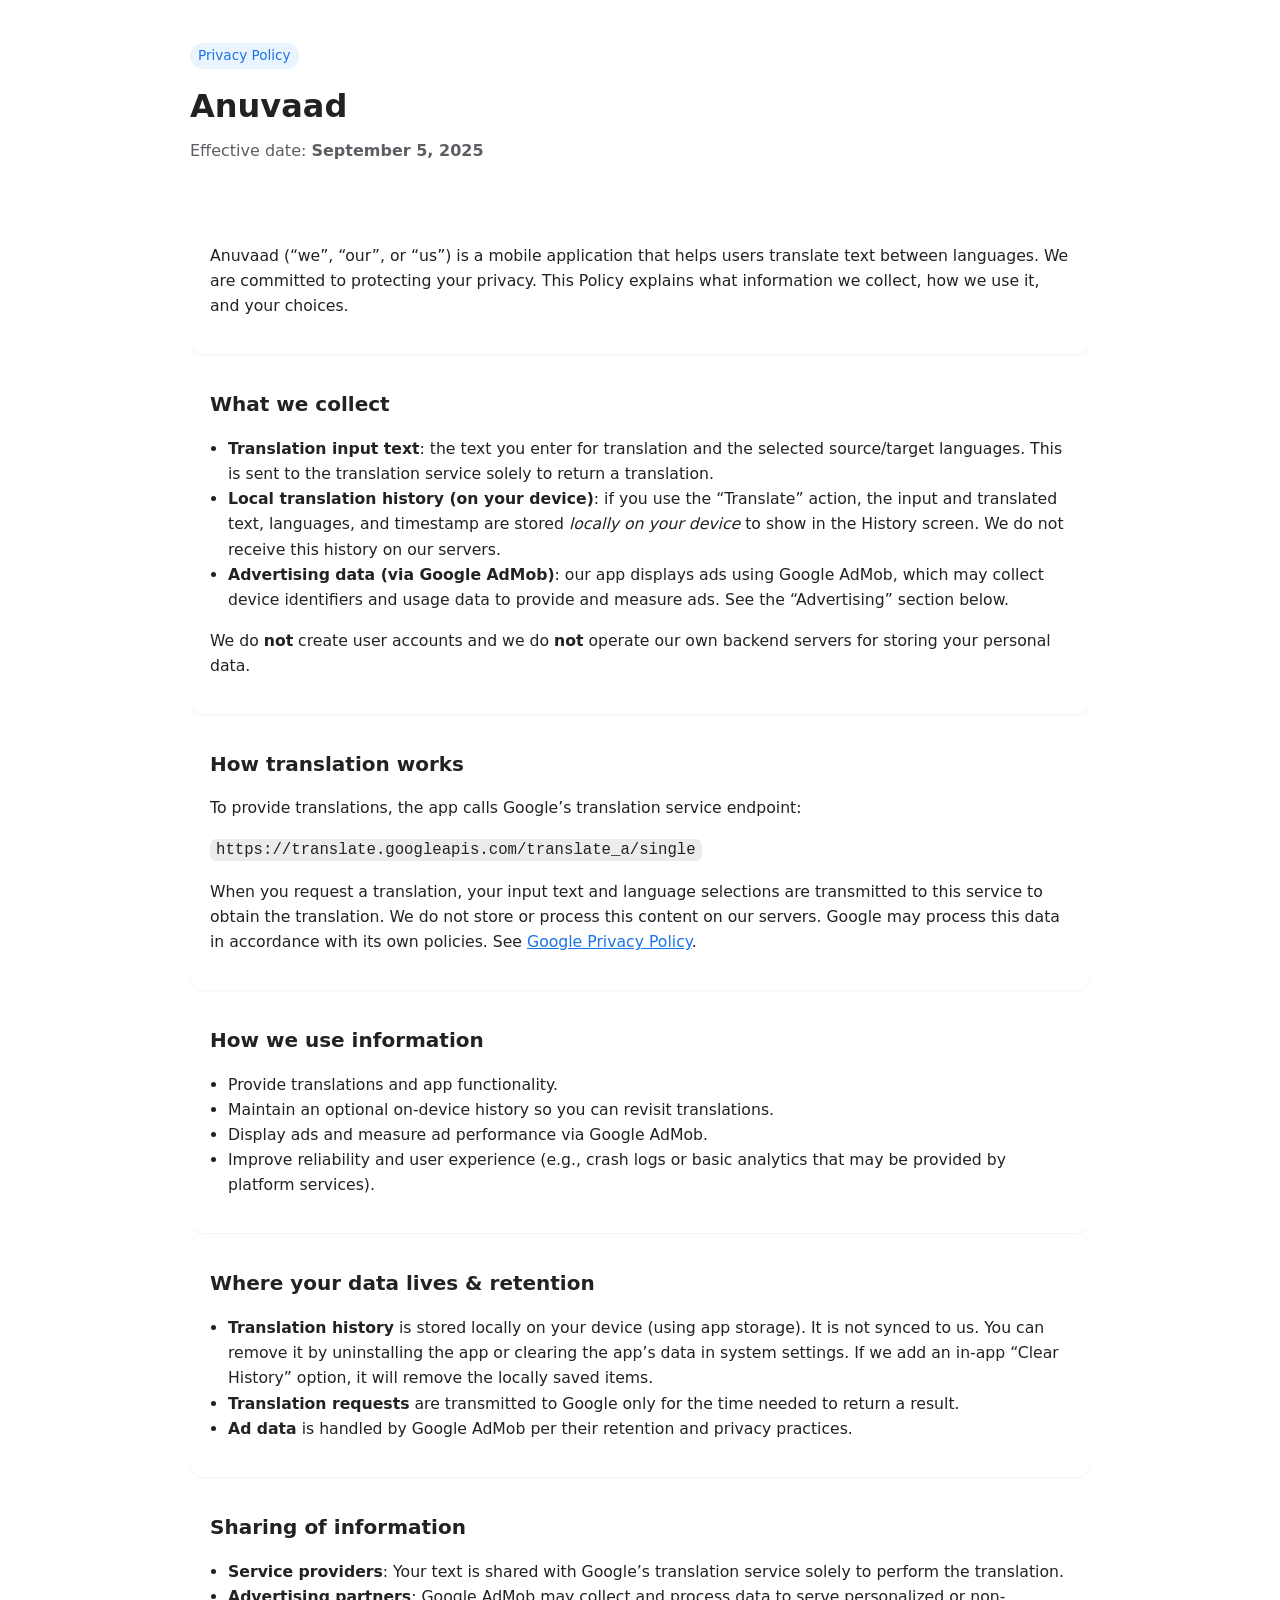
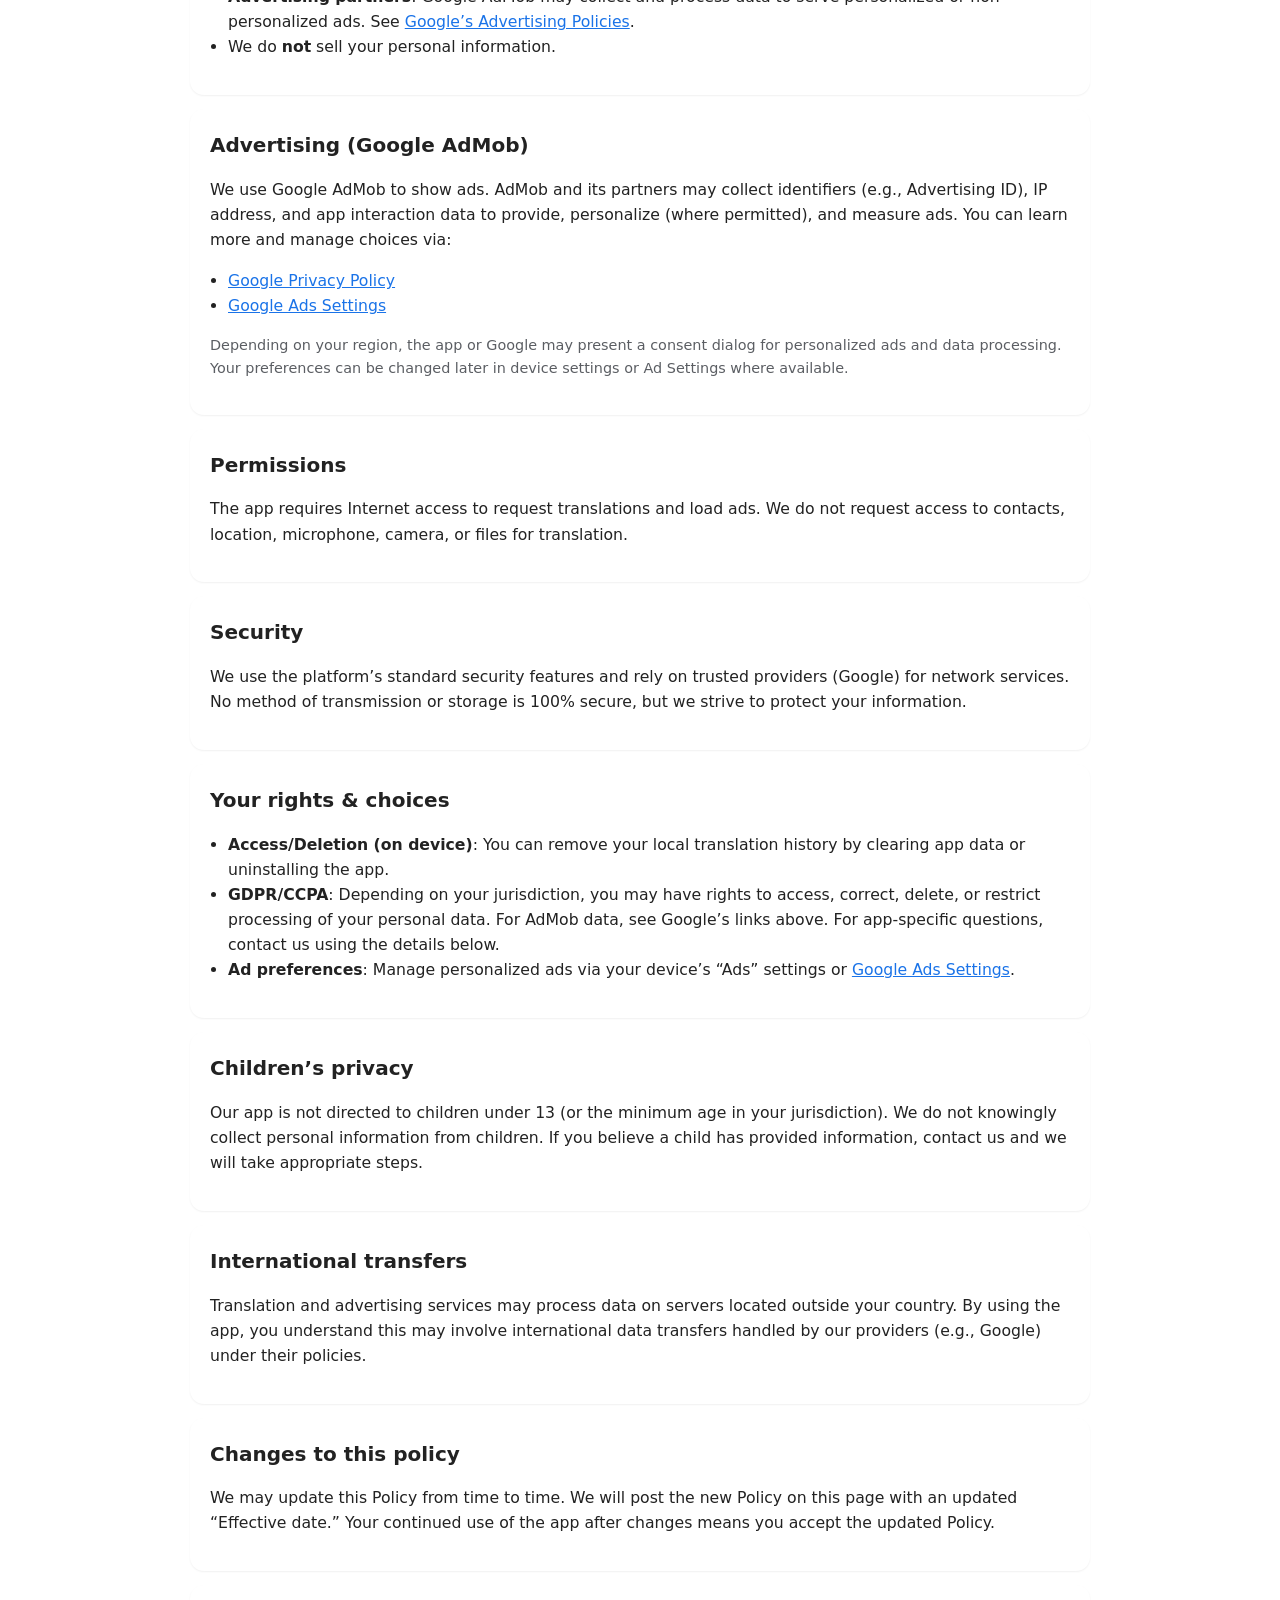
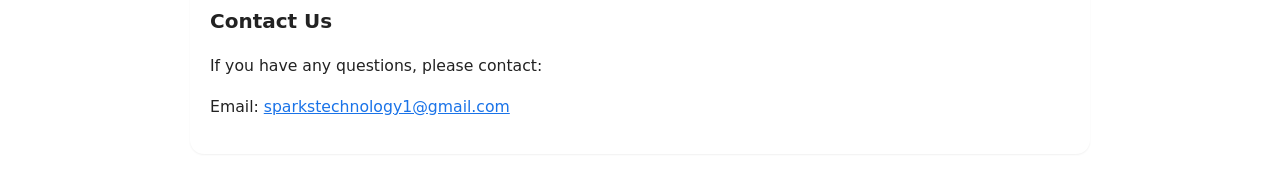
<file: anuvaad-privacy.html>
<!DOCTYPE html>
<html lang="en">
<head>
    <meta charset="utf-8" />
    <title>Privacy Policy – Anuvaad</title>
    <meta name="viewport" content="width=device-width, initial-scale=1" />
    <meta name="color-scheme" content="light dark">
    <style>
        :root {
            --bg: #0b0c10;
            --card: #12141a;
            --text: #e6e6e6;
            --muted: #a7aab0;
            --brand: #4da3ff;
            --ok: #3ddc97;
            --warn: #ffc857;
            --danger: #ff6b6b;
            --link: #8ab4f8;
        }
        @media (prefers-color-scheme: light) {
            :root {
                --bg: #ffffff;
                --card: #ffffff;
                --text: #222222;
                --muted: #5b5e63;
                --brand: #1a73e8;
                --ok: #0f9d58;
                --warn: #fbbc05;
                --danger: #d93025;
                --link: #1a73e8;
            }
        }
        html, body {
            margin: 0; padding: 0; background: var(--bg); color: var(--text);
            font-family: system-ui, -apple-system, Segoe UI, Roboto, Ubuntu, Cantarell, Noto Sans, Arial, "Apple Color Emoji", "Segoe UI Emoji", "Noto Color Emoji";
            line-height: 1.6;
        }
        .wrap { max-width: 900px; margin: 0 auto; padding: 24px; }
        header { padding: 18px 0 8px; }
        h1 { font-size: 2rem; margin: 0 0 6px; }
        .subtitle { color: var(--muted); margin-bottom: 22px; }
        section { background: var(--card); border-radius: 14px; padding: 20px; margin: 14px 0; box-shadow: 0 1px 2px rgb(0 0 0 / 6%); }
        h2 { margin: 0 0 12px; font-size: 1.25rem; }
        p, li { font-size: 0.98rem; }
        a { color: var(--link); text-decoration: underline; }
        .kicker { display: inline-block; font-size: 0.85rem; padding: 2px 8px; border-radius: 999px; background: rgba(77,163,255,.12); color: var(--brand); margin-bottom: 12px; }
        .list { padding-left: 18px; }
        .note { font-size: .9rem; color: var(--muted); }
        footer { color: var(--muted); font-size: .9rem; padding: 16px 0 40px; }
        code { background: rgba(127,127,127,.15); padding: 2px 6px; border-radius: 6px; font-family: ui-monospace, SFMono-Regular, Menlo, Consolas, "Liberation Mono", monospace; }
    </style>
</head>
<body>
<div class="wrap">
    <header>
        <span class="kicker">Privacy Policy</span>
        <h1>Anuvaad</h1>
        <div class="subtitle">Effective date: <strong>September 5, 2025</strong></div>
    </header>

    <section>
        <p>Anuvaad (“we”, “our”, or “us”) is a mobile application that helps users translate text between languages. We are committed to protecting your privacy. This Policy explains what information we collect, how we use it, and your choices.</p>
    </section>

    <section>
        <h2>What we collect</h2>
        <ul class="list">
            <li><strong>Translation input text</strong>: the text you enter for translation and the selected source/target languages. This is sent to the translation service solely to return a translation.</li>
            <li><strong>Local translation history (on your device)</strong>: if you use the “Translate” action, the input and translated text, languages, and timestamp are stored <em>locally on your device</em> to show in the History screen. We do not receive this history on our servers.</li>
            <li><strong>Advertising data (via Google AdMob)</strong>: our app displays ads using Google AdMob, which may collect device identifiers and usage data to provide and measure ads. See the “Advertising” section below.</li>
        </ul>
        <p>We do <strong>not</strong> create user accounts and we do <strong>not</strong> operate our own backend servers for storing your personal data.</p>
    </section>

    <section>
        <h2>How translation works</h2>
        <p>To provide translations, the app calls Google’s translation service endpoint:</p>
        <p><code>https://translate.googleapis.com/translate_a/single</code></p>
        <p>When you request a translation, your input text and language selections are transmitted to this service to obtain the translation. We do not store or process this content on our servers. Google may process this data in accordance with its own policies. See <a href="https://policies.google.com/privacy" rel="noopener" target="_blank">Google Privacy Policy</a>.</p>
    </section>

    <section>
        <h2>How we use information</h2>
        <ul class="list">
            <li>Provide translations and app functionality.</li>
            <li>Maintain an optional on-device history so you can revisit translations.</li>
            <li>Display ads and measure ad performance via Google AdMob.</li>
            <li>Improve reliability and user experience (e.g., crash logs or basic analytics that may be provided by platform services).</li>
        </ul>
    </section>

    <section>
        <h2>Where your data lives & retention</h2>
        <ul class="list">
            <li><strong>Translation history</strong> is stored locally on your device (using app storage). It is not synced to us. You can remove it by uninstalling the app or clearing the app’s data in system settings. If we add an in-app “Clear History” option, it will remove the locally saved items.</li>
            <li><strong>Translation requests</strong> are transmitted to Google only for the time needed to return a result.</li>
            <li><strong>Ad data</strong> is handled by Google AdMob per their retention and privacy practices.</li>
        </ul>
    </section>

    <section>
        <h2>Sharing of information</h2>
        <ul class="list">
            <li><strong>Service providers</strong>: Your text is shared with Google’s translation service solely to perform the translation.</li>
            <li><strong>Advertising partners</strong>: Google AdMob may collect and process data to serve personalized or non-personalized ads. See <a href="https://policies.google.com/technologies/ads" rel="noopener" target="_blank">Google’s Advertising Policies</a>.</li>
            <li>We do <strong>not</strong> sell your personal information.</li>
        </ul>
    </section>

    <section>
        <h2>Advertising (Google AdMob)</h2>
        <p>We use Google AdMob to show ads. AdMob and its partners may collect identifiers (e.g., Advertising ID), IP address, and app interaction data to provide, personalize (where permitted), and measure ads. You can learn more and manage choices via:</p>
        <ul class="list">
            <li><a href="https://policies.google.com/privacy" rel="noopener" target="_blank">Google Privacy Policy</a></li>
            <li><a href="https://adssettings.google.com" rel="noopener" target="_blank">Google Ads Settings</a></li>
        </ul>
        <p class="note">Depending on your region, the app or Google may present a consent dialog for personalized ads and data processing. Your preferences can be changed later in device settings or Ad Settings where available.</p>
    </section>

    <section>
        <h2>Permissions</h2>
        <p>The app requires Internet access to request translations and load ads. We do not request access to contacts, location, microphone, camera, or files for translation.</p>
    </section>

    <section>
        <h2>Security</h2>
        <p>We use the platform’s standard security features and rely on trusted providers (Google) for network services. No method of transmission or storage is 100% secure, but we strive to protect your information.</p>
    </section>

    <section>
        <h2>Your rights & choices</h2>
        <ul class="list">
            <li><strong>Access/Deletion (on device)</strong>: You can remove your local translation history by clearing app data or uninstalling the app.</li>
            <li><strong>GDPR/CCPA</strong>: Depending on your jurisdiction, you may have rights to access, correct, delete, or restrict processing of your personal data. For AdMob data, see Google’s links above. For app-specific questions, contact us using the details below.</li>
            <li><strong>Ad preferences</strong>: Manage personalized ads via your device’s “Ads” settings or <a href="https://adssettings.google.com" target="_blank" rel="noopener">Google Ads Settings</a>.</li>
        </ul>
    </section>

    <section>
        <h2>Children’s privacy</h2>
        <p>Our app is not directed to children under 13 (or the minimum age in your jurisdiction). We do not knowingly collect personal information from children. If you believe a child has provided information, contact us and we will take appropriate steps.</p>
    </section>

    <section>
        <h2>International transfers</h2>
        <p>Translation and advertising services may process data on servers located outside your country. By using the app, you understand this may involve international data transfers handled by our providers (e.g., Google) under their policies.</p>
    </section>

    <section>
        <h2>Changes to this policy</h2>
        <p>We may update this Policy from time to time. We will post the new Policy on this page with an updated “Effective date.” Your continued use of the app after changes means you accept the updated Policy.</p>
    </section>

    <section>
        <h2>Contact Us</h2>
        <p>If you have any questions, please contact:</p>
        <p>Email: <a href="mailto:sparkstechnology1@gmail.com">sparkstechnology1@gmail.com</a></p>
    </section>
</div>
</body>
</html>
</file>
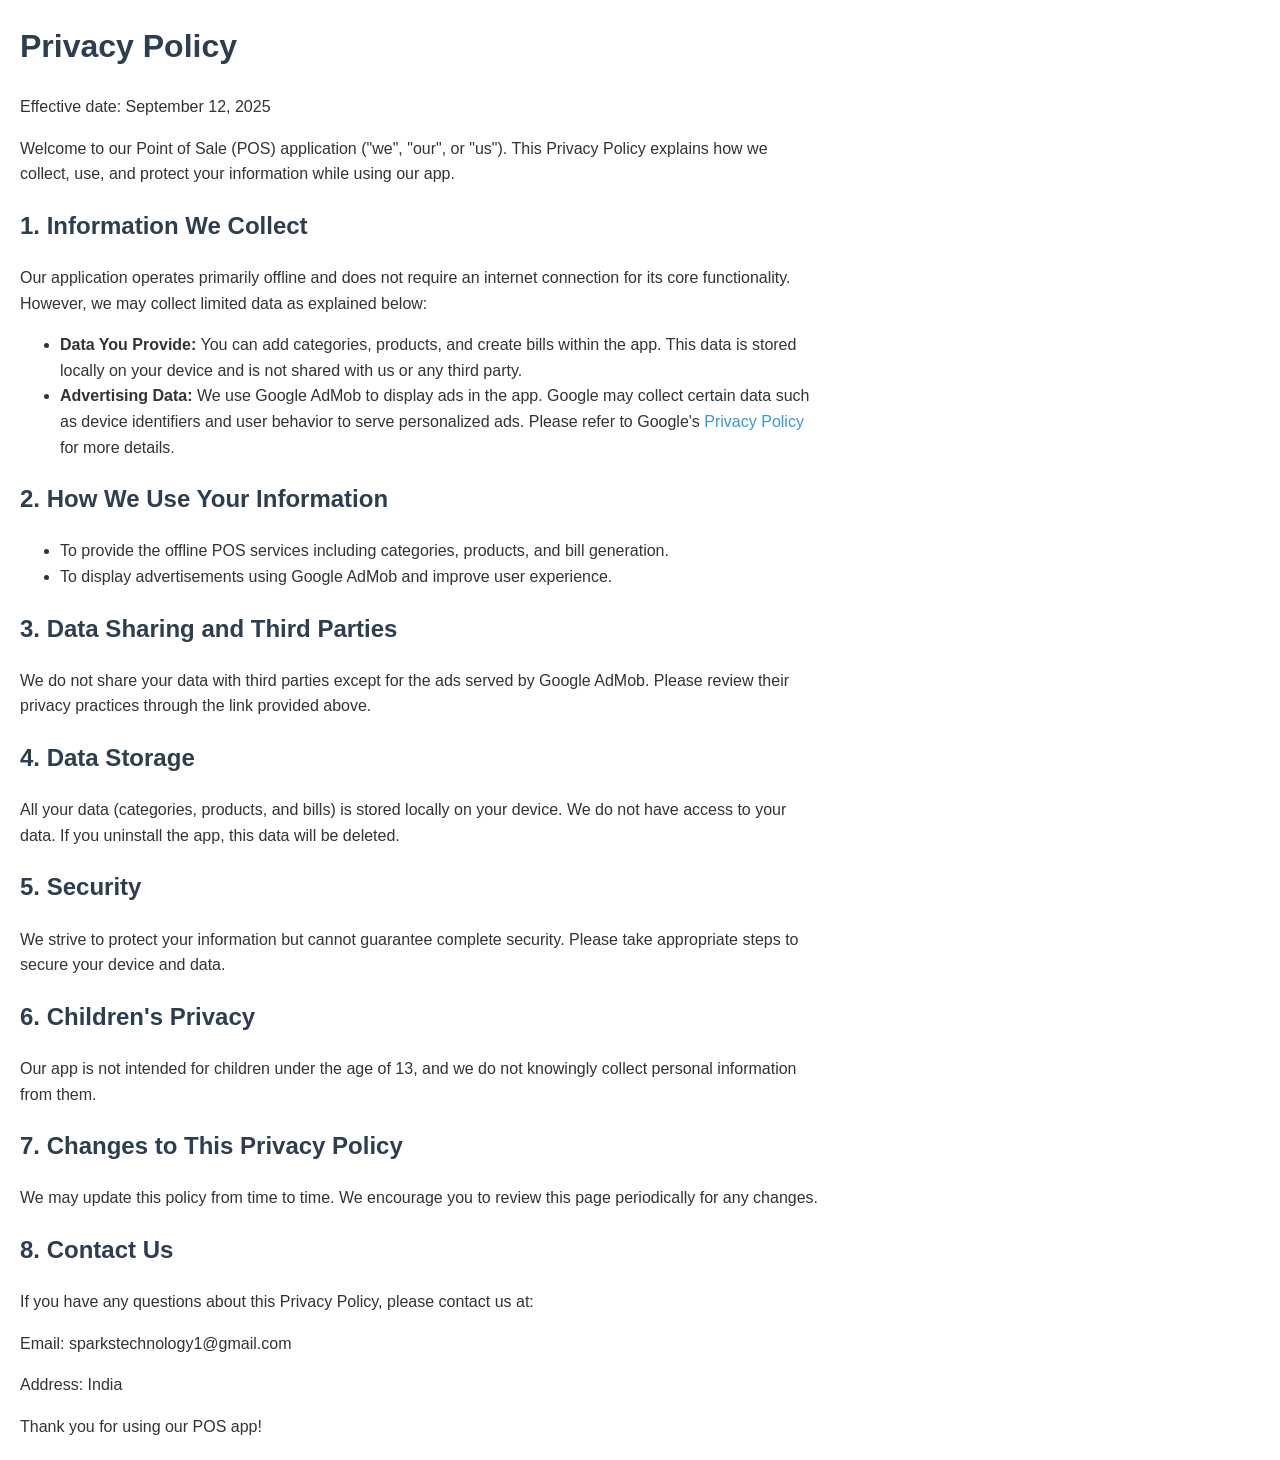
<file: easypos-privacy-policy.html>
<!DOCTYPE html>
<html lang="en">
<head>
    <meta charset="UTF-8" />
    <meta name="viewport" content="width=device-width, initial-scale=1.0"/>
    <title>Privacy Policy</title>
    <style>
        body {
            font-family: Arial, sans-serif;
            line-height: 1.6;
            margin: 20px;
            max-width: 800px;
            color: #333;
        }
        h1, h2 {
            color: #2c3e50;
        }
        a {
            color: #3498db;
            text-decoration: none;
        }
        a:hover {
            text-decoration: underline;
        }
    </style>
</head>
<body>
<h1>Privacy Policy</h1>
<p>Effective date: September 12, 2025</p>

<p>Welcome to our Point of Sale (POS) application ("we", "our", or "us"). This Privacy Policy explains how we collect, use, and protect your information while using our app.</p>

<h2>1. Information We Collect</h2>
<p>Our application operates primarily offline and does not require an internet connection for its core functionality. However, we may collect limited data as explained below:</p>
<ul>
    <li><strong>Data You Provide:</strong> You can add categories, products, and create bills within the app. This data is stored locally on your device and is not shared with us or any third party.</li>
    <li><strong>Advertising Data:</strong> We use Google AdMob to display ads in the app. Google may collect certain data such as device identifiers and user behavior to serve personalized ads. Please refer to Google's <a href="https://policies.google.com/privacy" target="_blank">Privacy Policy</a> for more details.</li>
</ul>

<h2>2. How We Use Your Information</h2>
<ul>
    <li>To provide the offline POS services including categories, products, and bill generation.</li>
    <li>To display advertisements using Google AdMob and improve user experience.</li>
</ul>

<h2>3. Data Sharing and Third Parties</h2>
<p>We do not share your data with third parties except for the ads served by Google AdMob. Please review their privacy practices through the link provided above.</p>

<h2>4. Data Storage</h2>
<p>All your data (categories, products, and bills) is stored locally on your device. We do not have access to your data. If you uninstall the app, this data will be deleted.</p>

<h2>5. Security</h2>
<p>We strive to protect your information but cannot guarantee complete security. Please take appropriate steps to secure your device and data.</p>

<h2>6. Children's Privacy</h2>
<p>Our app is not intended for children under the age of 13, and we do not knowingly collect personal information from them.</p>

<h2>7. Changes to This Privacy Policy</h2>
<p>We may update this policy from time to time. We encourage you to review this page periodically for any changes.</p>

<h2>8. Contact Us</h2>
<p>If you have any questions about this Privacy Policy, please contact us at:</p>
<p>Email: sparkstechnology1@gmail.com</p>
<p>Address: India</p>


<p>Thank you for using our POS app!</p>
</body>
</html>
</file>
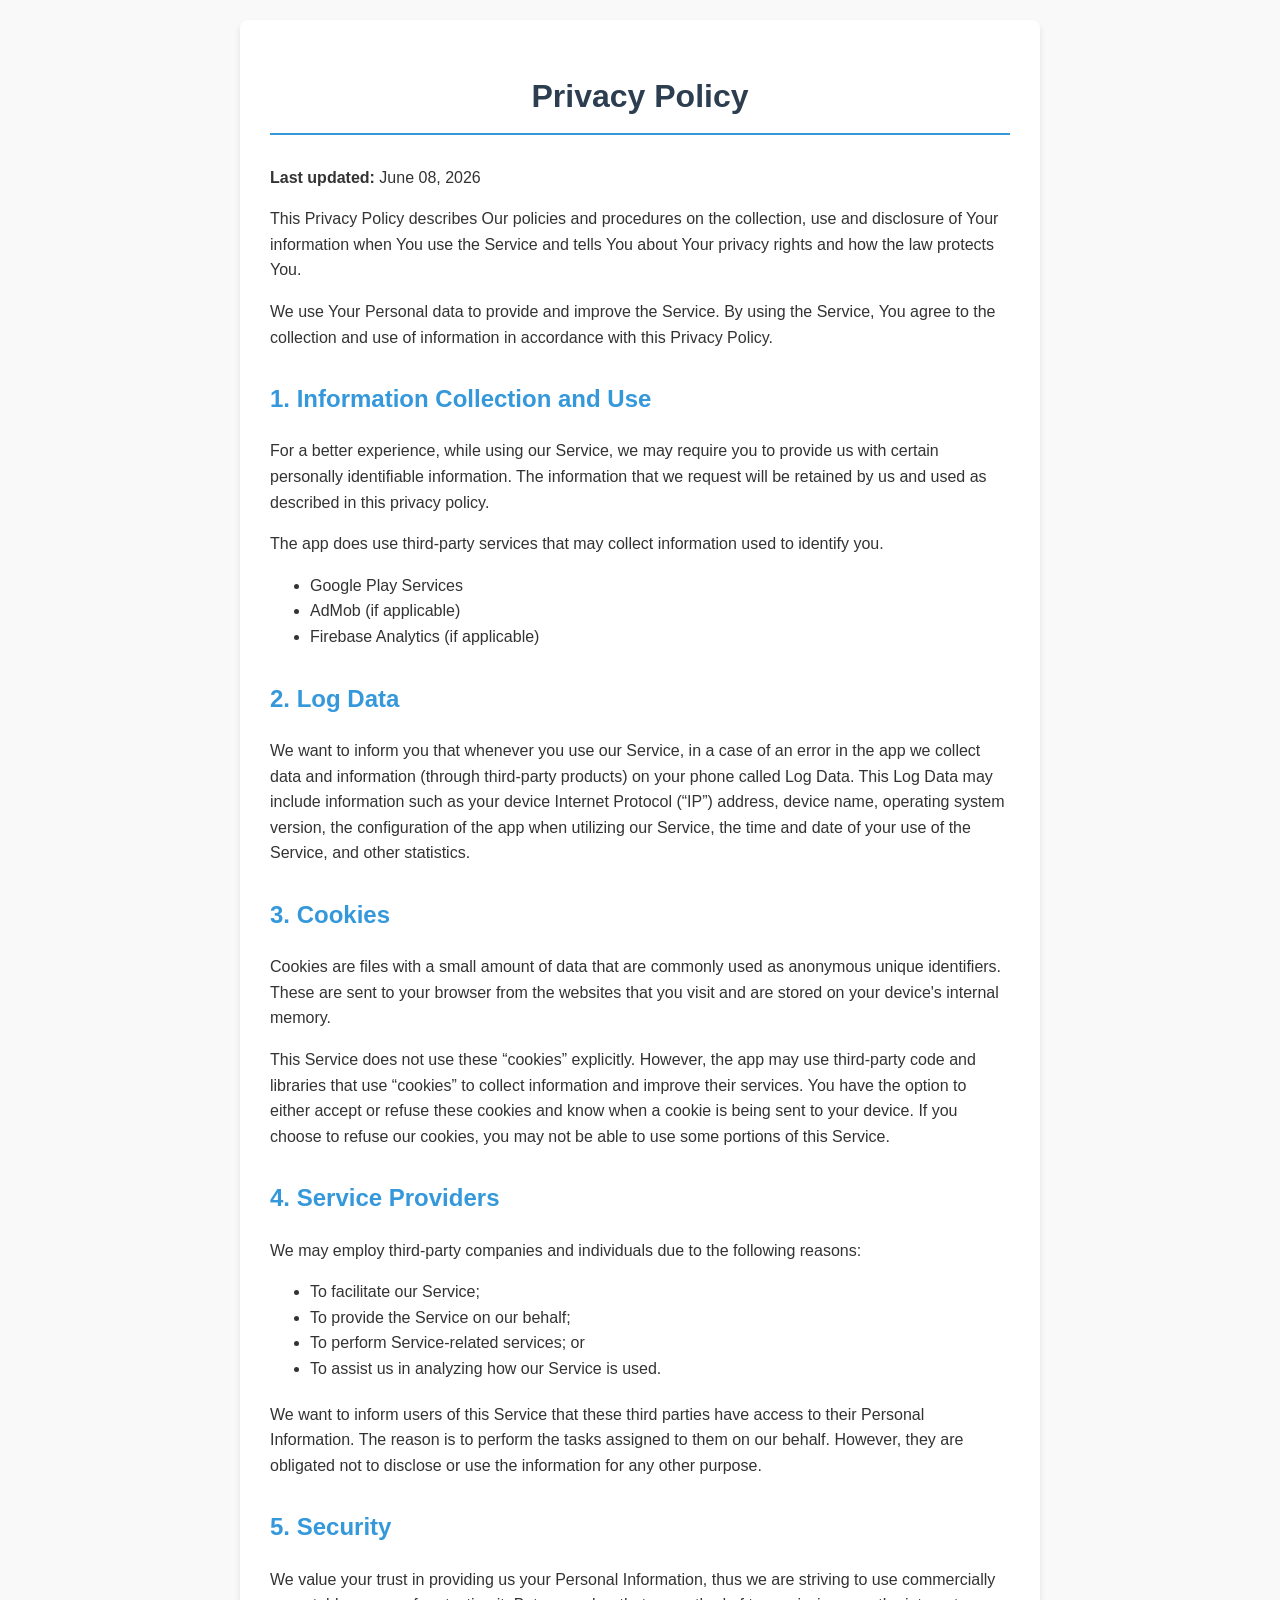
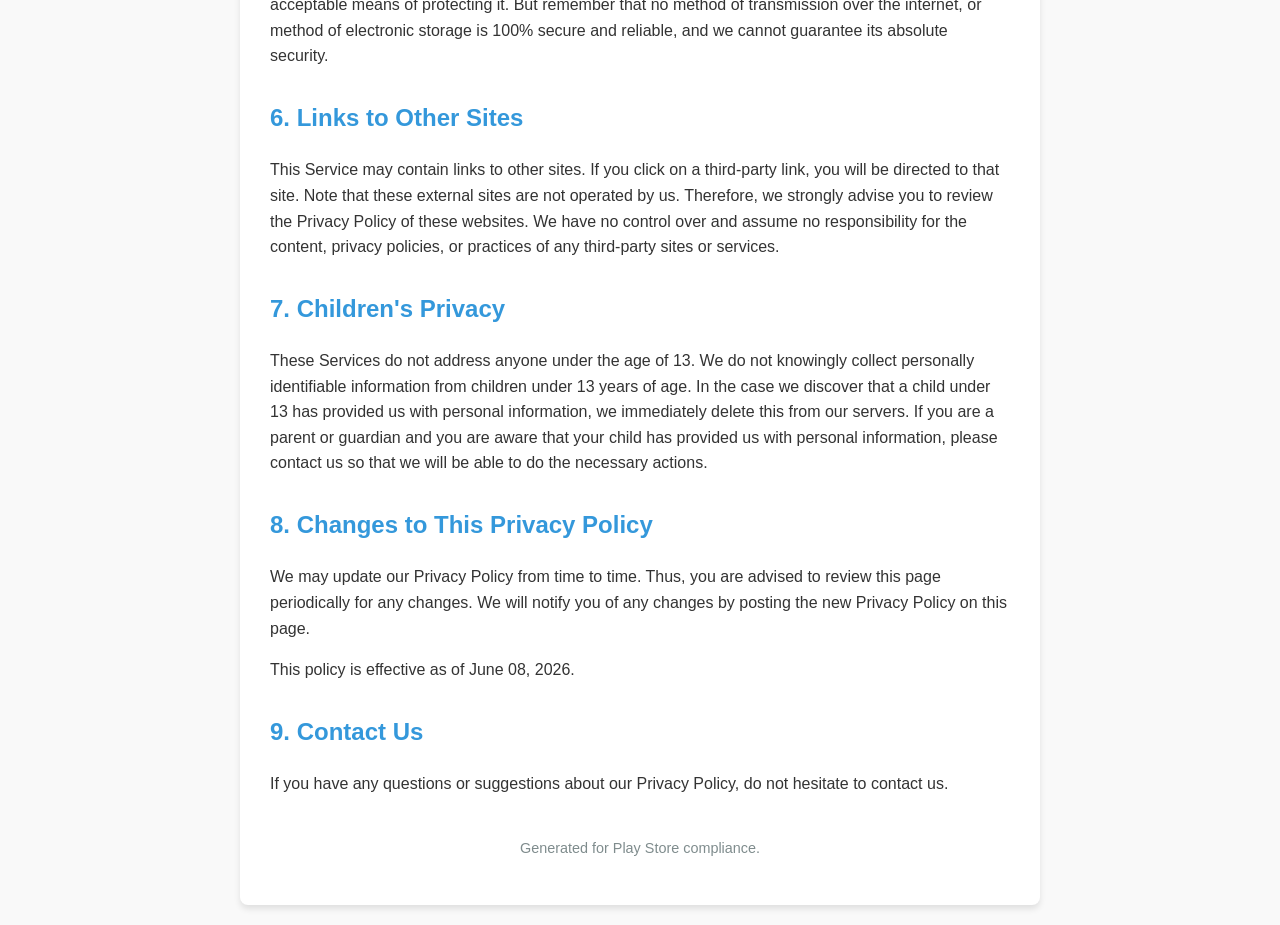
<file: jigsaw-privacy-policy.html>
<!DOCTYPE html>
<html lang="en">
<head>
    <meta charset="UTF-8">
    <meta name="viewport" content="width=device-width, initial-scale=1.0">
    <title>Privacy Policy</title>
    <style>
        body {
            font-family: 'Segoe UI', Tahoma, Geneva, Verdana, sans-serif;
            line-height: 1.6;
            color: #333;
            max-width: 800px;
            margin: 0 auto;
            padding: 20px;
            background-color: #f9f9f9;
        }
        h1, h2, h3 {
            color: #2c3e50;
        }
        h1 {
            text-align: center;
            margin-bottom: 30px;
            border-bottom: 2px solid #3498db;
            padding-bottom: 10px;
        }
        h2 {
            margin-top: 30px;
            color: #3498db;
        }
        p {
            margin-bottom: 15px;
        }
        ul {
            margin-bottom: 20px;
        }
        .container {
            background-color: #fff;
            padding: 30px;
            border-radius: 8px;
            box-shadow: 0 4px 6px rgba(0,0,0,0.1);
        }
        .footer {
            margin-top: 40px;
            text-align: center;
            font-size: 0.9em;
            color: #7f8c8d;
        }
    </style>
</head>
<body>
    <div class="container">
        <h1>Privacy Policy</h1>
        
        <p><strong>Last updated:</strong> June 08, 2026</p>

        <p>This Privacy Policy describes Our policies and procedures on the collection, use and disclosure of Your information when You use the Service and tells You about Your privacy rights and how the law protects You.</p>

        <p>We use Your Personal data to provide and improve the Service. By using the Service, You agree to the collection and use of information in accordance with this Privacy Policy.</p>

        <h2>1. Information Collection and Use</h2>
        <p>For a better experience, while using our Service, we may require you to provide us with certain personally identifiable information. The information that we request will be retained by us and used as described in this privacy policy.</p>
        <p>The app does use third-party services that may collect information used to identify you.</p>
        <ul>
            <li>Google Play Services</li>
            <li>AdMob (if applicable)</li>
            <li>Firebase Analytics (if applicable)</li>
        </ul>

        <h2>2. Log Data</h2>
        <p>We want to inform you that whenever you use our Service, in a case of an error in the app we collect data and information (through third-party products) on your phone called Log Data. This Log Data may include information such as your device Internet Protocol (“IP”) address, device name, operating system version, the configuration of the app when utilizing our Service, the time and date of your use of the Service, and other statistics.</p>

        <h2>3. Cookies</h2>
        <p>Cookies are files with a small amount of data that are commonly used as anonymous unique identifiers. These are sent to your browser from the websites that you visit and are stored on your device's internal memory.</p>
        <p>This Service does not use these “cookies” explicitly. However, the app may use third-party code and libraries that use “cookies” to collect information and improve their services. You have the option to either accept or refuse these cookies and know when a cookie is being sent to your device. If you choose to refuse our cookies, you may not be able to use some portions of this Service.</p>

        <h2>4. Service Providers</h2>
        <p>We may employ third-party companies and individuals due to the following reasons:</p>
        <ul>
            <li>To facilitate our Service;</li>
            <li>To provide the Service on our behalf;</li>
            <li>To perform Service-related services; or</li>
            <li>To assist us in analyzing how our Service is used.</li>
        </ul>
        <p>We want to inform users of this Service that these third parties have access to their Personal Information. The reason is to perform the tasks assigned to them on our behalf. However, they are obligated not to disclose or use the information for any other purpose.</p>

        <h2>5. Security</h2>
        <p>We value your trust in providing us your Personal Information, thus we are striving to use commercially acceptable means of protecting it. But remember that no method of transmission over the internet, or method of electronic storage is 100% secure and reliable, and we cannot guarantee its absolute security.</p>

        <h2>6. Links to Other Sites</h2>
        <p>This Service may contain links to other sites. If you click on a third-party link, you will be directed to that site. Note that these external sites are not operated by us. Therefore, we strongly advise you to review the Privacy Policy of these websites. We have no control over and assume no responsibility for the content, privacy policies, or practices of any third-party sites or services.</p>

        <h2>7. Children's Privacy</h2>
        <p>These Services do not address anyone under the age of 13. We do not knowingly collect personally identifiable information from children under 13 years of age. In the case we discover that a child under 13 has provided us with personal information, we immediately delete this from our servers. If you are a parent or guardian and you are aware that your child has provided us with personal information, please contact us so that we will be able to do the necessary actions.</p>

        <h2>8. Changes to This Privacy Policy</h2>
        <p>We may update our Privacy Policy from time to time. Thus, you are advised to review this page periodically for any changes. We will notify you of any changes by posting the new Privacy Policy on this page.</p>
        <p>This policy is effective as of June 08, 2026.</p>

        <h2>9. Contact Us</h2>
        <p>If you have any questions or suggestions about our Privacy Policy, do not hesitate to contact us.</p>
        
        <div class="footer">
            <p>Generated for Play Store compliance.</p>
        </div>
    </div>
</body>
</html>
</file>
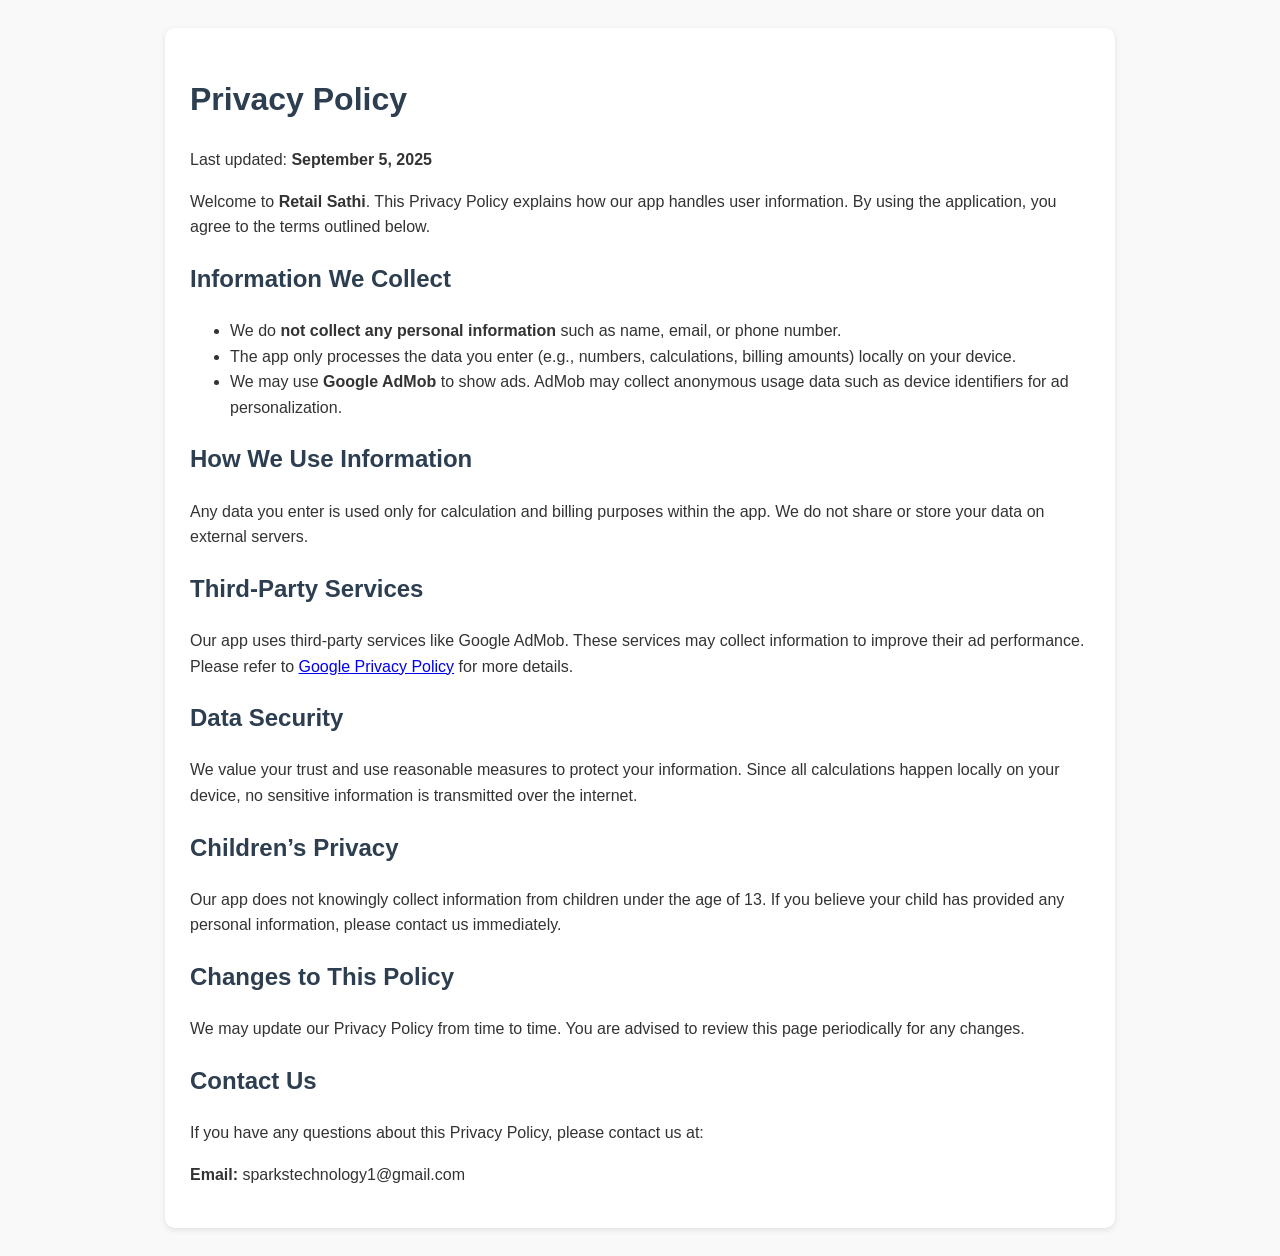
<file: retail_sathi.html>
<!DOCTYPE html>
<html lang="en">
<head>
    <meta charset="UTF-8">
    <meta name="viewport" content="width=device-width, initial-scale=1.0">
    <title>Privacy Policy - Retail Sathi</title>
    <style>
        body {
            font-family: Arial, sans-serif;
            line-height: 1.6;
            padding: 20px;
            background-color: #f9f9f9;
            color: #333;
        }
        h1, h2 {
            color: #2c3e50;
        }
        .container {
            max-width: 900px;
            margin: auto;
            background: #fff;
            padding: 25px;
            border-radius: 10px;
            box-shadow: 0 2px 6px rgba(0,0,0,0.1);
        }
    </style>
</head>
<body>
<div class="container">
    <h1>Privacy Policy</h1>
    <p>Last updated: <strong>September 5, 2025</strong></p>

    <p>Welcome to <strong>Retail Sathi</strong>. This Privacy Policy explains how our app handles user information. By using the application, you agree to the terms outlined below.</p>

    <h2>Information We Collect</h2>
    <ul>
        <li>We do <strong>not collect any personal information</strong> such as name, email, or phone number.</li>
        <li>The app only processes the data you enter (e.g., numbers, calculations, billing amounts) locally on your device.</li>
        <li>We may use <strong>Google AdMob</strong> to show ads. AdMob may collect anonymous usage data such as device identifiers for ad personalization.</li>
    </ul>

    <h2>How We Use Information</h2>
    <p>Any data you enter is used only for calculation and billing purposes within the app. We do not share or store your data on external servers.</p>

    <h2>Third-Party Services</h2>
    <p>Our app uses third-party services like Google AdMob. These services may collect information to improve their ad performance. Please refer to <a href="https://policies.google.com/privacy" target="_blank">Google Privacy Policy</a> for more details.</p>

    <h2>Data Security</h2>
    <p>We value your trust and use reasonable measures to protect your information. Since all calculations happen locally on your device, no sensitive information is transmitted over the internet.</p>

    <h2>Children’s Privacy</h2>
    <p>Our app does not knowingly collect information from children under the age of 13. If you believe your child has provided any personal information, please contact us immediately.</p>

    <h2>Changes to This Policy</h2>
    <p>We may update our Privacy Policy from time to time. You are advised to review this page periodically for any changes.</p>

    <h2>Contact Us</h2>
    <p>If you have any questions about this Privacy Policy, please contact us at:</p>
    <p><strong>Email:</strong> sparkstechnology1@gmail.com</p>
</div>
</body>
</html>
</file>
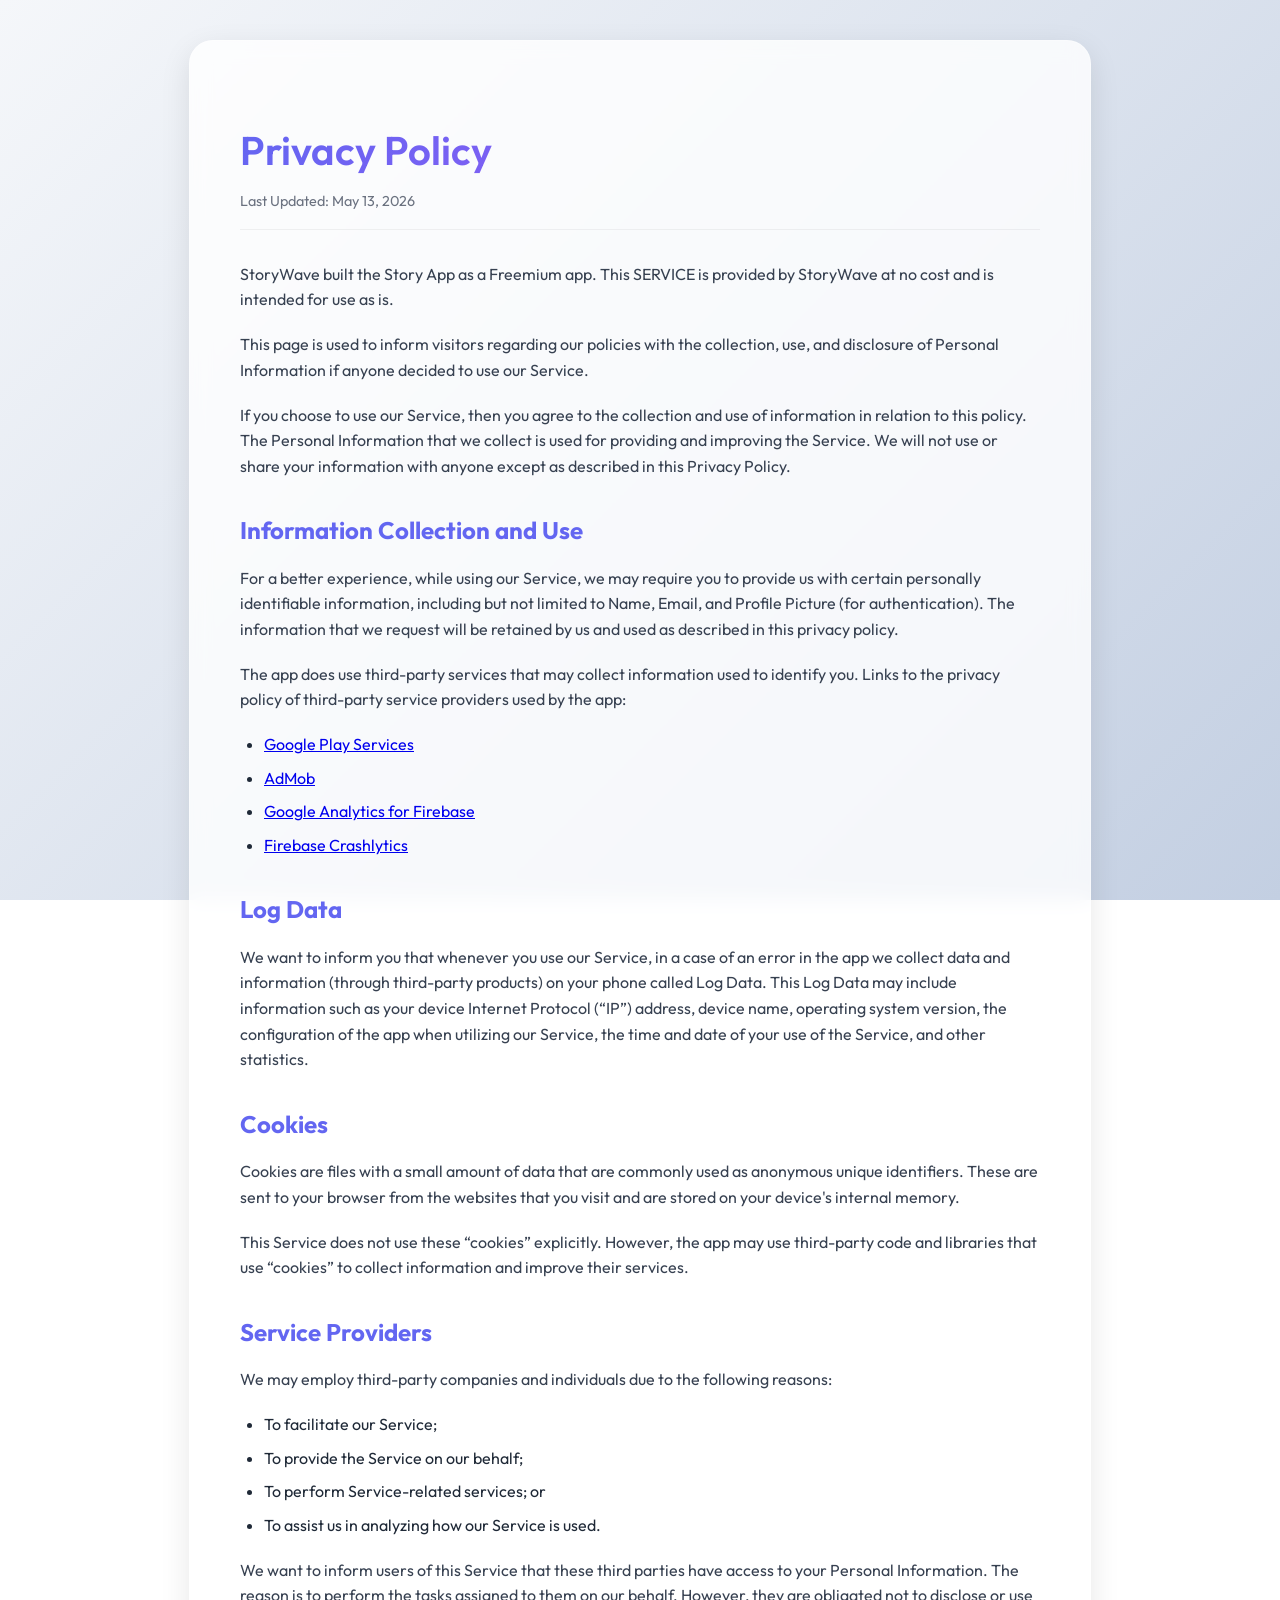
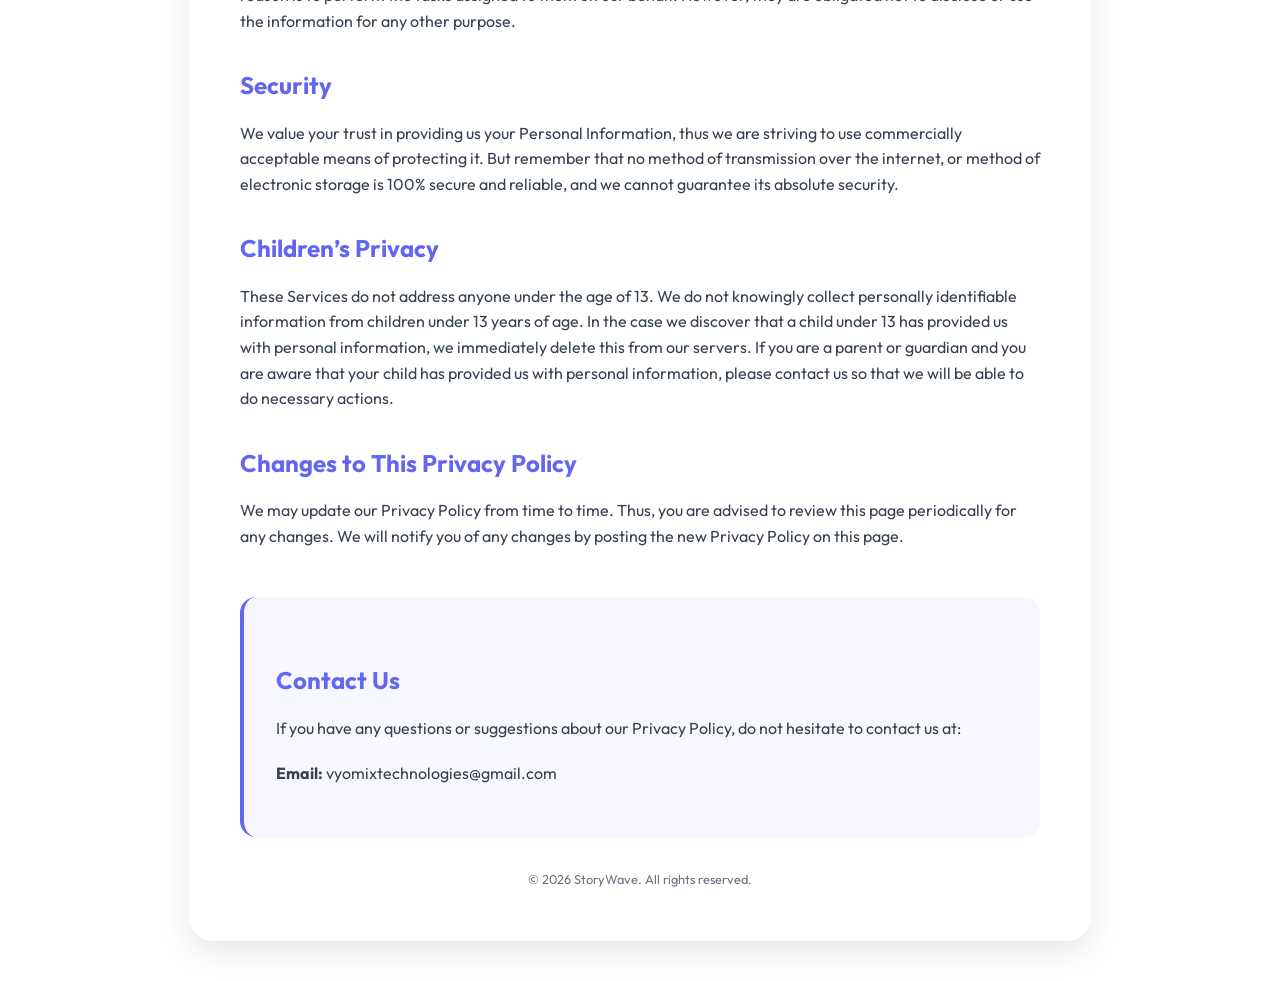
<file: story_wave_privacy_policy.html>
<!DOCTYPE html>
<html lang="en">
<head>
    <meta charset="UTF-8">
    <meta name="viewport" content="width=device-width, initial-scale=1.0">
    <title>Privacy Policy | StoryWave</title>
    <style>
        @import url('https://fonts.googleapis.com/css2?family=Outfit:wght@300;400;600&display=swap');

        :root {
            --primary: #6366f1;
            --secondary: #a855f7;
            --text-main: #1f2937;
            --text-muted: #6b7280;
            --bg-glass: rgba(255, 255, 255, 0.8);
        }

        body {
            margin: 0;
            padding: 0;
            font-family: 'Outfit', sans-serif;
            background: linear-gradient(135deg, #f5f7fa 0%, #c3cfe2 100%);
            background-attachment: fixed;
            color: var(--text-main);
            line-height: 1.6;
            display: flex;
            justify-content: center;
            align-items: center;
            min-height: 100vh;
        }

        .container {
            max-width: 800px;
            margin: 40px 20px;
            padding: 50px;
            background: var(--bg-glass);
            backdrop-filter: blur(10px);
            border-radius: 24px;
            box-shadow: 0 10px 30px rgba(0,0,0,0.1);
            border: 1px solid rgba(255,255,255,0.3);
            animation: fadeIn 0.8s ease-out;
        }

        @keyframes fadeIn {
            from { opacity: 0; transform: translateY(20px); }
            to { opacity: 1; transform: translateY(0); }
        }

        h1 {
            font-size: 2.5rem;
            font-weight: 600;
            margin-bottom: 0.5rem;
            background: linear-gradient(135deg, var(--primary), var(--secondary));
            -webkit-background-clip: text;
            -webkit-text-fill-color: transparent;
        }

        .last-updated {
            font-size: 0.9rem;
            color: var(--text-muted);
            margin-bottom: 2rem;
            border-bottom: 1px solid rgba(0,0,0,0.05);
            padding-bottom: 1rem;
        }

        h2 {
            font-size: 1.5rem;
            color: var(--primary);
            margin-top: 2rem;
            margin-bottom: 1rem;
        }

        p {
            margin-bottom: 1.2rem;
            color: #374151;
        }

        ul {
            margin-bottom: 1.2rem;
            padding-left: 1.5rem;
        }

        li {
            margin-bottom: 0.5rem;
        }

        .contact-box {
            margin-top: 3rem;
            padding: 2rem;
            background: rgba(99, 102, 241, 0.05);
            border-radius: 16px;
            border-left: 4px solid var(--primary);
        }

        footer {
            text-align: center;
            margin-top: 2rem;
            font-size: 0.8rem;
            color: var(--text-muted);
        }

        @media (max-width: 600px) {
            .container {
                padding: 30px 20px;
            }
            h1 {
                font-size: 2rem;
            }
        }
    </style>
</head>
<body>
<div class="container">
    <h1>Privacy Policy</h1>
    <div class="last-updated">Last Updated: May 13, 2026</div>

    <p>StoryWave built the Story App as a Freemium app. This SERVICE is provided by StoryWave at no cost and is intended for use as is.</p>

    <p>This page is used to inform visitors regarding our policies with the collection, use, and disclosure of Personal Information if anyone decided to use our Service.</p>

    <p>If you choose to use our Service, then you agree to the collection and use of information in relation to this policy. The Personal Information that we collect is used for providing and improving the Service. We will not use or share your information with anyone except as described in this Privacy Policy.</p>

    <h2>Information Collection and Use</h2>
    <p>For a better experience, while using our Service, we may require you to provide us with certain personally identifiable information, including but not limited to Name, Email, and Profile Picture (for authentication). The information that we request will be retained by us and used as described in this privacy policy.</p>
    <p>The app does use third-party services that may collect information used to identify you. Links to the privacy policy of third-party service providers used by the app:</p>
    <ul>
        <li><a href="https://www.google.com/policies/privacy/" target="_blank">Google Play Services</a></li>
        <li><a href="https://support.google.com/admob/answer/6128543?hl=en" target="_blank">AdMob</a></li>
        <li><a href="https://firebase.google.com/policies/analytics" target="_blank">Google Analytics for Firebase</a></li>
        <li><a href="https://firebase.google.com/support/privacy/" target="_blank">Firebase Crashlytics</a></li>
    </ul>

    <h2>Log Data</h2>
    <p>We want to inform you that whenever you use our Service, in a case of an error in the app we collect data and information (through third-party products) on your phone called Log Data. This Log Data may include information such as your device Internet Protocol (“IP”) address, device name, operating system version, the configuration of the app when utilizing our Service, the time and date of your use of the Service, and other statistics.</p>

    <h2>Cookies</h2>
    <p>Cookies are files with a small amount of data that are commonly used as anonymous unique identifiers. These are sent to your browser from the websites that you visit and are stored on your device's internal memory.</p>
    <p>This Service does not use these “cookies” explicitly. However, the app may use third-party code and libraries that use “cookies” to collect information and improve their services.</p>

    <h2>Service Providers</h2>
    <p>We may employ third-party companies and individuals due to the following reasons:</p>
    <ul>
        <li>To facilitate our Service;</li>
        <li>To provide the Service on our behalf;</li>
        <li>To perform Service-related services; or</li>
        <li>To assist us in analyzing how our Service is used.</li>
    </ul>
    <p>We want to inform users of this Service that these third parties have access to your Personal Information. The reason is to perform the tasks assigned to them on our behalf. However, they are obligated not to disclose or use the information for any other purpose.</p>

    <h2>Security</h2>
    <p>We value your trust in providing us your Personal Information, thus we are striving to use commercially acceptable means of protecting it. But remember that no method of transmission over the internet, or method of electronic storage is 100% secure and reliable, and we cannot guarantee its absolute security.</p>

    <h2>Children’s Privacy</h2>
    <p>These Services do not address anyone under the age of 13. We do not knowingly collect personally identifiable information from children under 13 years of age. In the case we discover that a child under 13 has provided us with personal information, we immediately delete this from our servers. If you are a parent or guardian and you are aware that your child has provided us with personal information, please contact us so that we will be able to do necessary actions.</p>

    <h2>Changes to This Privacy Policy</h2>
    <p>We may update our Privacy Policy from time to time. Thus, you are advised to review this page periodically for any changes. We will notify you of any changes by posting the new Privacy Policy on this page.</p>

    <div class="contact-box">
        <h2>Contact Us</h2>
        <p>If you have any questions or suggestions about our Privacy Policy, do not hesitate to contact us at:</p>
        <p><strong>Email:</strong> vyomixtechnologies@gmail.com</p>
    </div>

    <footer>
        &copy; 2026 StoryWave. All rights reserved.
    </footer>
</div>
</body>
</html>
</file>
